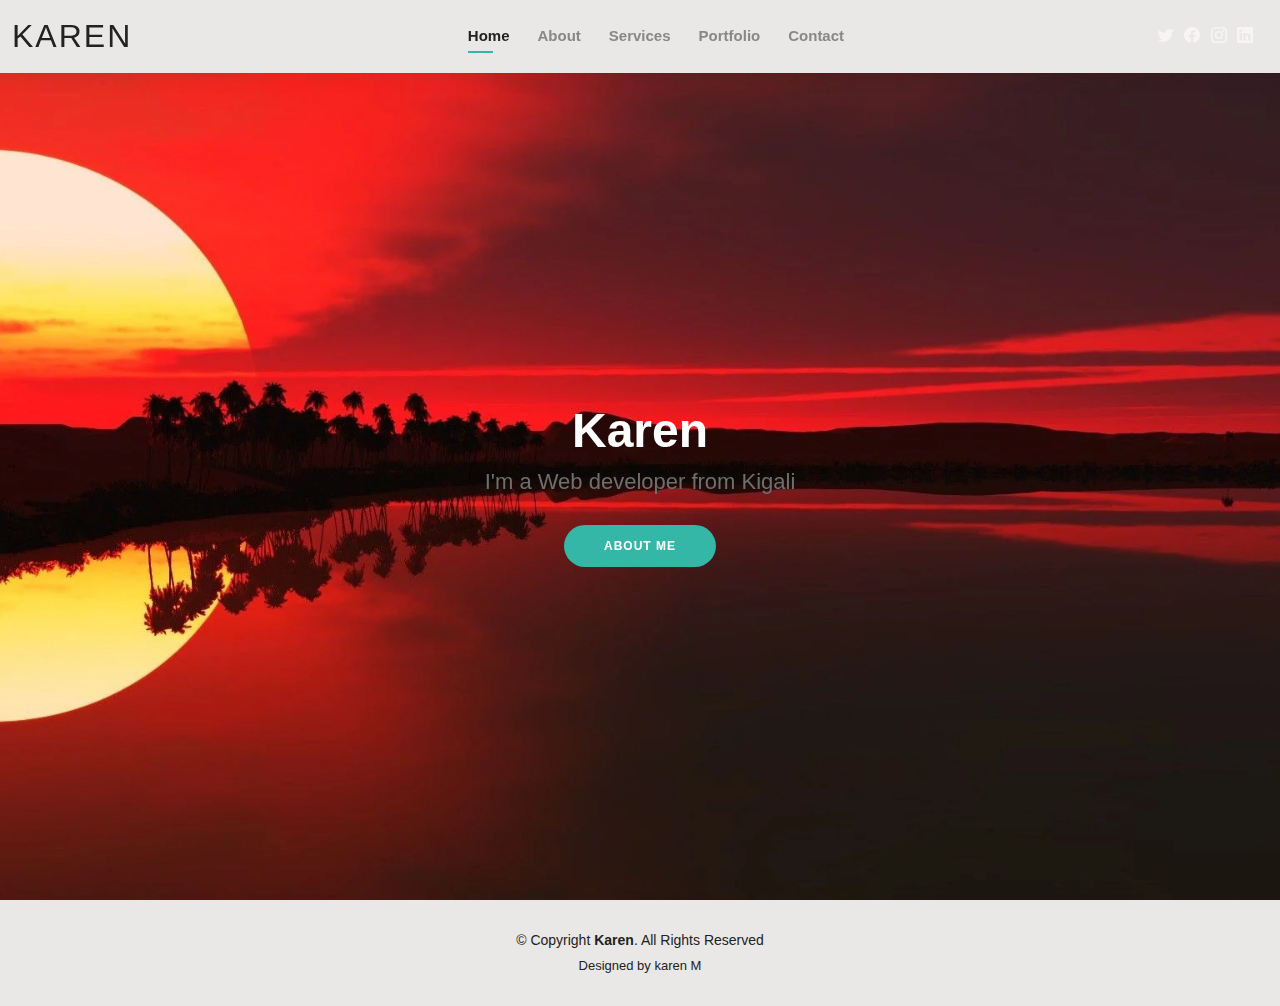
<file: karen/karen/index.html>
<!DOCTYPE html>
<html lang="en">

<head>
  <meta charset="utf-8">
  <meta content="width=device-width, initial-scale=1.0" name="viewport">

  <title>Karen Index</title>
  <meta content="" name="description">
  <meta content="" name="keywords">

  <!-- Favicons -->
  <link href="assets/img/favicon.png" rel="icon">
  <link href="assets/img/apple-touch-icon.png" rel="apple-touch-icon">

  <!-- Google Fonts -->
  
  

  <!-- Vendor CSS Files -->
  <link href="assets/vendor/aos/aos.css" rel="stylesheet">
  <link href="assets/vendor/bootstrap/css/bootstrap.min.css" rel="stylesheet">
  <link href="assets/vendor/bootstrap-icons/bootstrap-icons.css" rel="stylesheet">
  <link href="assets/vendor/boxicons/css/boxicons.min.css" rel="stylesheet">
  <link href="assets/vendor/glightbox/css/glightbox.min.css" rel="stylesheet">
  <link href="assets/vendor/swiper/swiper-bundle.min.css" rel="stylesheet">

  <!-- Template Main CSS File -->
  <link href="assets/css/style.css" rel="stylesheet">
</head>

<body>

  <!-- ======= Header ======= -->
  <header id="header" class="fixed-top">
    <div class="container-fluid d-flex justify-content-between align-items-center">

      <h1 class="logo me-au" style="color:white;"><a href="index.html">Karen</a></h1>
      <!-- Uncomment below if you prefer to use an image logo -->
      <!-- <a href="index.html" class="logo"><img src="assets/img/logo.png" alt="" class="img-fluid"></a>-->

      <nav id="navbar" class="navbar order-last order-lg-0">
        <ul>
          <li><a class="active" href="index.html">Home</a></li>
          <li><a href="about.html">About</a></li>
          <li><a href="services.html">Services</a></li>
          <li><a href="portfolio.html">Portfolio</a></li>
          <li><a href="contact.html">Contact</a></li>
        </ul>
        <i class="bi bi-list mobile-nav-toggle"></i>
      </nav><!-- .navbar -->

      <div class="header-social-links">
        <a href="#" class="twitter"><i class="bi bi-twitter"></i></a>
        <a href="#" class="facebook"><i class="bi bi-facebook"></i></a>
        <a href="#" class="instagram"><i class="bi bi-instagram"></i></a>
        <a href="#" class="linkedin"><i class="bi bi-linkedin"></i></i></a>
      </div>

    </div>

  </header><!-- End Header -->

  <!-- ======= Hero Section ======= -->
  <section id="hero" class="d-flex align-items-center">
    <div class="container d-flex flex-column align-items-center" data-aos="zoom-in" data-aos-delay="100">
      <h1>Karen </h1>
      <h2>I'm a Web developer from Kigali</h2>
      <a href="about.html" class="btn-about">About Me</a>
    </div>
  </section><!-- End Hero -->

  <!-- ======= Footer ======= -->
  <footer id="footer">
    <div class="container">
      <div class="copyright">
        &copy; Copyright <strong><span>Karen</span></strong>. All Rights Reserved
      </div>
      <div class="credits">
       
        Designed by karen M
      </div>
    </div>
  </footer><!-- End  Footer -->

  <div id="preloader"></div>
  <a href="#" class="back-to-top d-flex align-items-center justify-content-center"><i class="bi bi-arrow-up-short"></i></a>

  <!-- Vendor JS Files -->
  <script src="assets/vendor/purecounter/purecounter.js"></script>
  <script src="assets/vendor/aos/aos.js"></script>
  <script src="assets/vendor/bootstrap/js/bootstrap.bundle.min.js"></script>
  <script src="assets/vendor/glightbox/js/glightbox.min.js"></script>
  <script src="assets/vendor/isotope-layout/isotope.pkgd.min.js"></script>
  <script src="assets/vendor/swiper/swiper-bundle.min.js"></script>
  <script src="assets/vendor/waypoints/noframework.waypoints.js"></script>
  <script src="assets/vendor/php-email-form/validate.js"></script>

  <!-- Template Main JS File -->
  <script src="assets/js/main.js"></script>

</body>

</html>
</file>
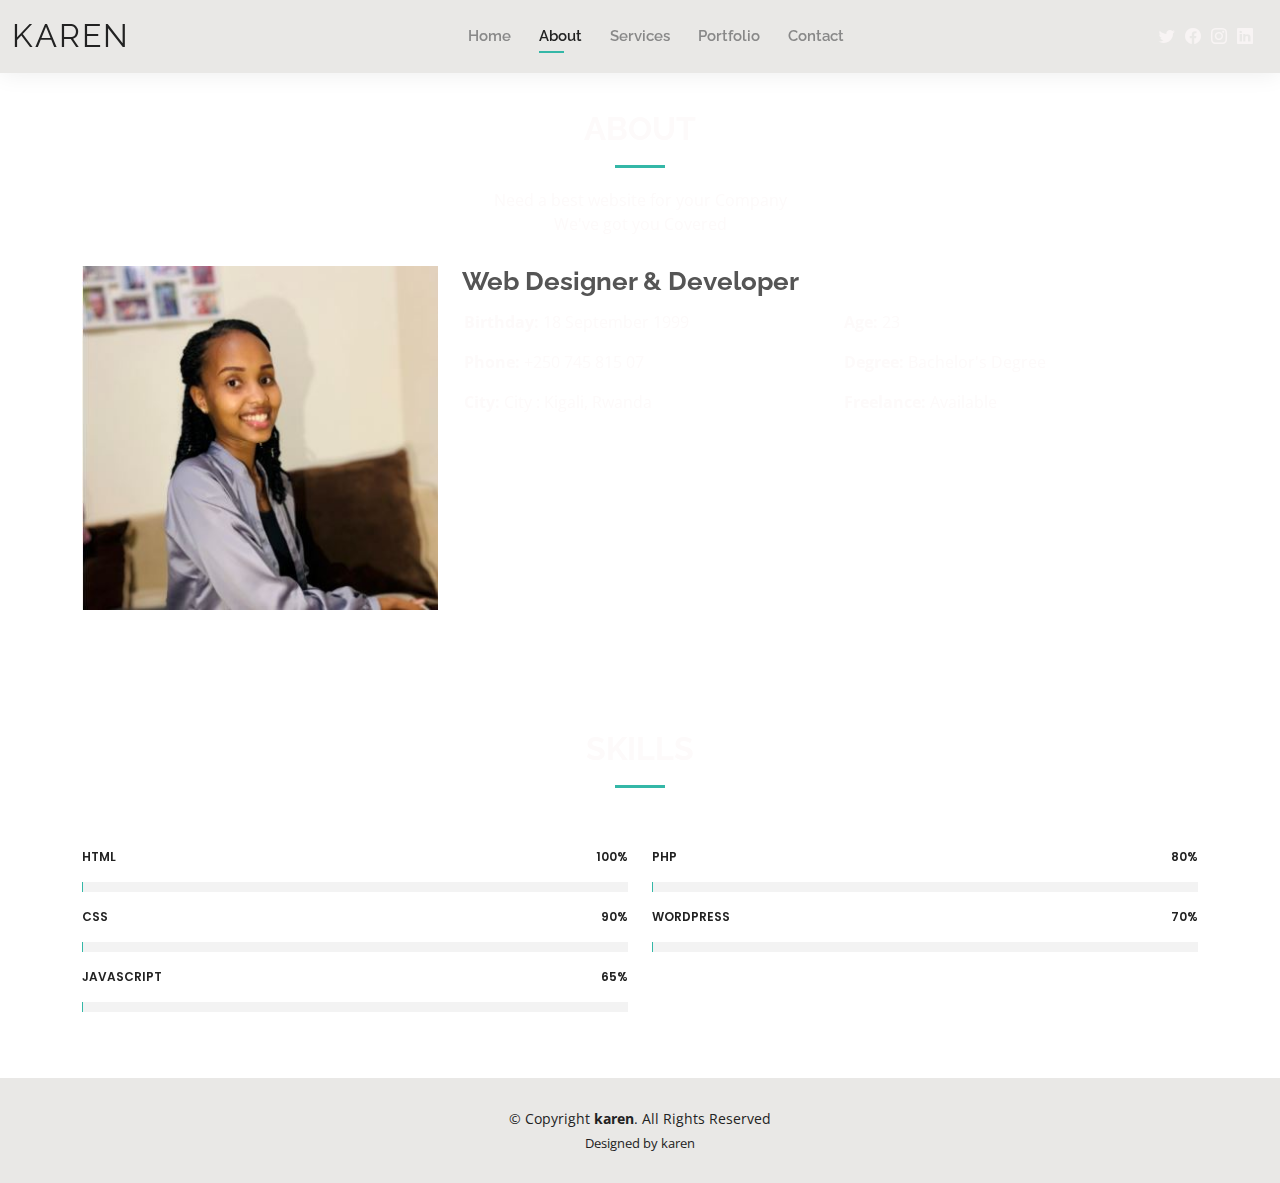
<file: karen/karen/about.html>
<!DOCTYPE html>
<html lang="en">

<head>
  <meta charset="utf-8">
  <meta content="width=device-width, initial-scale=1.0" name="viewport">

  <title>About - Karen</title>
  <meta content="" name="description">
  <meta content="" name="keywords">

  <!-- Favicons -->
  <link href="assets/img/favicon.png" rel="icon">
  <link href="assets/img/apple-touch-icon.png" rel="apple-touch-icon">

  <!-- Google Fonts -->
  <link href="https://fonts.googleapis.com/css?family=Open+Sans:300,300i,400,400i,600,600i,700,700i|Raleway:300,300i,400,400i,500,500i,600,600i,700,700i|Poppins:300,300i,400,400i,500,500i,600,600i,700,700i" rel="stylesheet">

  <!-- Vendor CSS Files -->
  <link href="assets/vendor/aos/aos.css" rel="stylesheet">
  <link href="assets/vendor/bootstrap/css/bootstrap.min.css" rel="stylesheet">
  <link href="assets/vendor/bootstrap-icons/bootstrap-icons.css" rel="stylesheet">
  <link href="assets/vendor/boxicons/css/boxicons.min.css" rel="stylesheet">
  <link href="assets/vendor/glightbox/css/glightbox.min.css" rel="stylesheet">
  <link href="assets/vendor/swiper/swiper-bundle.min.css" rel="stylesheet">

  <!-- Template Main CSS File -->
  <link href="assets/css/style.css" rel="stylesheet">

  <!-- =======================================================
  * Template Name: Kelly - v4.7.0
  * Template URL: https://bootstrapmade.com/kelly-free-bootstrap-cv-resume-html-template/
  * Author: BootstrapMade.com
  * License: https://bootstrapmade.com/license/
  ======================================================== -->
</head>

<body>

  <!-- ======= Header ======= -->
  <header id="header" class="fixed-top">
    <div class="container-fluid d-flex justify-content-between align-items-center">

      <h1 class="logo me-auto me-lg-0"><a href="index.html">karen</a></h1>
      <!-- Uncomment below if you prefer to use an image logo -->
      <!-- <a href="index.html" class="logo"><img src="assets/img/logo.png" alt="" class="img-fluid"></a>-->

      <nav id="navbar" class="navbar order-last order-lg-0">
        <ul>
          <li><a href="index.html">Home</a></li>
          <li><a class="active" href="about.html">About</a></li>
         
          <li><a href="services.html">Services</a></li>
          <li><a href="portfolio.html">Portfolio</a></li>
          <li><a href="contact.html">Contact</a></li>
        </ul>
        <i class="bi bi-list mobile-nav-toggle"></i>
      </nav><!-- .navbar -->

      <div class="header-social-links">
        <a href="#" class="twitter"><i class="bi bi-twitter"></i></a>
        <a href="#" class="facebook"><i class="bi bi-facebook"></i></a>
        <a href="#" class="instagram"><i class="bi bi-instagram"></i></a>
        <a href="#" class="linkedin"><i class="bi bi-linkedin"></i></i></a>
      </div>

    </div>

  </header><!-- End Header -->

  <main id="main">

    <!-- ======= About Section ======= -->
    <section id="about" class="about">
      <div class="container" data-aos="fade-up">

        <div class="section-title">
          <h2>About</h2>
      <p>Need a best website for your Company</p>
          <p>We've got you Covered</p>
        </div>

        <div class="row">
          <div class="col-lg-4">
            <img src="assets/img/about.jpg" class="img-fluid" alt="">
          </div>
          <div class="col-lg-8 pt-4 pt-lg-0 content">
            <h3>Web Designer &amp;  Developer</h3>
            
            <div class="row">
              <div class="col-lg-6">
                <ul>
                  <li><i class="bi bi-rounded-right"></i> <strong>Birthday:</strong> 18 September 1999</li>
                  
                  <li><i class="bi bi-rounded-right"></i> <strong>Phone:</strong> +250 745 815 07</li>
                  <li><i class="bi bi-rounded-right"></i> <strong>City:</strong> City : Kigali, Rwanda</li>
                </ul>
              </div>
              <div class="col-lg-6">
                <ul>
                  <li><i class="bi bi-rounded-right"></i> <strong>Age:</strong> 23</li>
                  <li><i class="bi bi-rounded-right"></i> <strong>Degree:</strong> Bachelor's Degree</li>
                  
                  <li><i class="bi bi-rounded-right"></i> <strong>Freelance:</strong> Available</li>
                </ul>
              </div>
            </div>
            
          </div>
        </div>

      </div>
    </section><!-- End About Section -->

    <!-- ======= Skills Section ======= -->
    <section id="skills" class="skills">
      <div class="container" data-aos="fade-up">

        <div class="section-title">
          <h2>Skills</h2>
  
        </div>

        <div class="row skills-content">

          <div class="col-lg-6">

            <div class="progress">
              <span class="skill">HTML <i class="val">100%</i></span>
              <div class="progress-bar-wrap">
                <div class="progress-bar" role="progressbar" aria-valuenow="100" aria-valuemin="0" aria-valuemax="100"></div>
              </div>
            </div>

            <div class="progress">
              <span class="skill">CSS <i class="val">90%</i></span>
              <div class="progress-bar-wrap">
                <div class="progress-bar" role="progressbar" aria-valuenow="90" aria-valuemin="0" aria-valuemax="100"></div>
              </div>
            </div>

            <div class="progress">
              <span class="skill">JavaScript <i class="val">65%</i></span>
              <div class="progress-bar-wrap">
                <div class="progress-bar" role="progressbar" aria-valuenow="75" aria-valuemin="0" aria-valuemax="100"></div>
              </div>
            </div>

          </div>

          <div class="col-lg-6">

            <div class="progress">
              <span class="skill">PHP <i class="val">80%</i></span>
              <div class="progress-bar-wrap">
                <div class="progress-bar" role="progressbar" aria-valuenow="80" aria-valuemin="0" aria-valuemax="100"></div>
              </div>
            </div>

            <div class="progress">
              <span class="skill">WordPress <i class="val">70%</i></span>
              <div class="progress-bar-wrap">
                <div class="progress-bar" role="progressbar" aria-valuenow="90" aria-valuemin="0" aria-valuemax="100"></div>
              </div>
            </div>

           

          </div>

        </div>

      </div>
    </section><!-- End Skills Section -->

    

  <!-- ======= Footer ======= -->
  <footer id="footer">
    <div class="container">
      <div class="copyright">
        &copy; Copyright <strong><span>karen</span></strong>. All Rights Reserved
      </div>
      <div class="credits">
        <!-- All the links in the footer should remain intact. -->
        <!-- You can delete the links only if you purchased the pro version. -->
        <!-- Licensing information: https://bootstrapmade.com/license/ -->
        <!-- Purchase the pro version with working PHP/AJAX contact form: https://bootstrapmade.com/kelly-free-bootstrap-cv-resume-html-template/ -->
        Designed by karen 
      </div>
    </div>
  </footer><!-- End  Footer -->

  <div id="preloader"></div>
  <a href="#" class="back-to-top d-flex align-items-center justify-content-center"><i class="bi bi-arrow-up-short"></i></a>

  <!-- Vendor JS Files -->
  <script src="assets/vendor/purecounter/purecounter.js"></script>
  <script src="assets/vendor/aos/aos.js"></script>
  <script src="assets/vendor/bootstrap/js/bootstrap.bundle.min.js"></script>
  <script src="assets/vendor/glightbox/js/glightbox.min.js"></script>
  <script src="assets/vendor/isotope-layout/isotope.pkgd.min.js"></script>
  <script src="assets/vendor/swiper/swiper-bundle.min.js"></script>
  <script src="assets/vendor/waypoints/noframework.waypoints.js"></script>
  <script src="assets/vendor/php-email-form/validate.js"></script>

  <!-- Template Main JS File -->
  <script src="assets/js/main.js"></script>

</body>

</html>
</file>
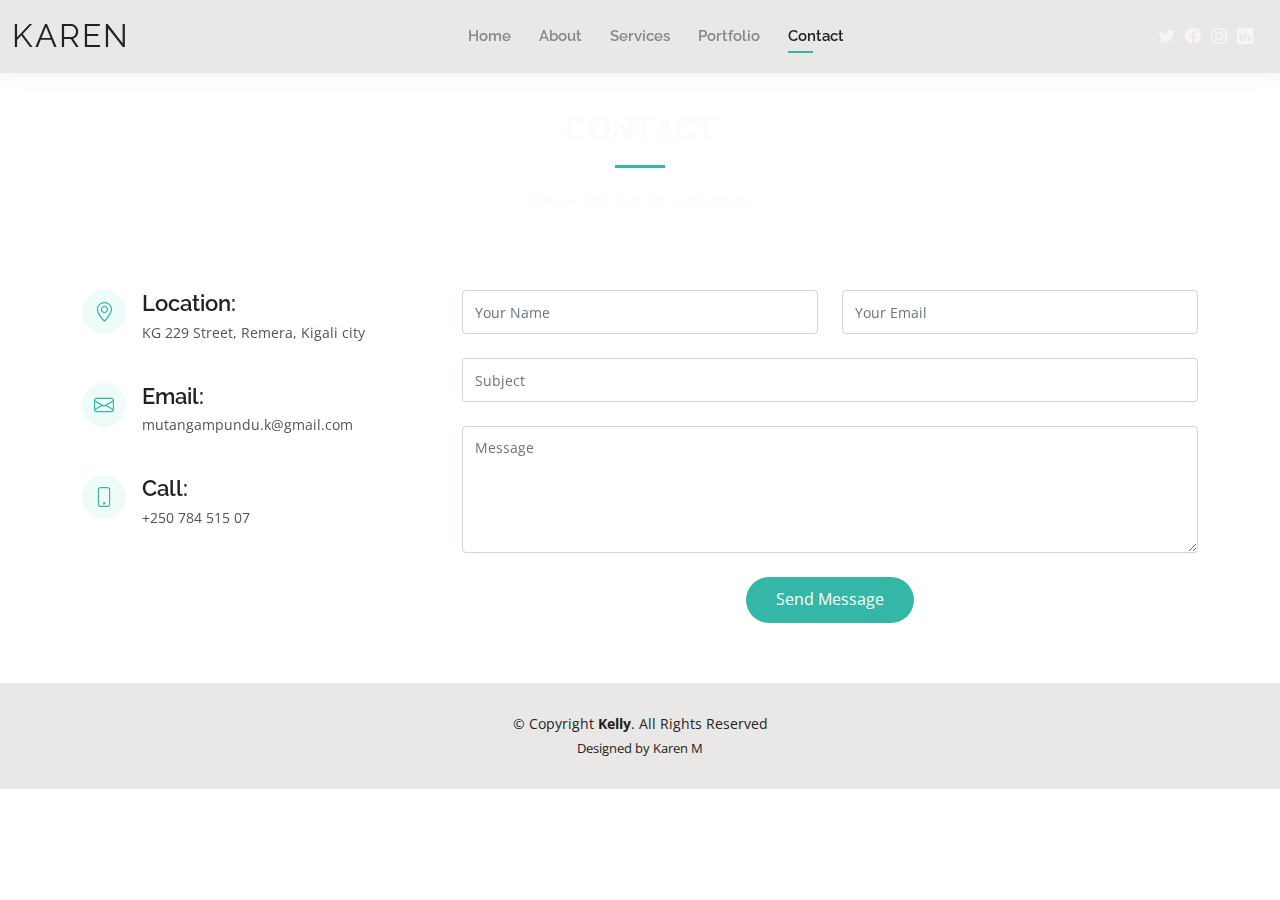
<file: karen/karen/contact.html>
<!DOCTYPE html>
<html lang="en">

<head>
  <meta charset="utf-8">
  <meta content="width=device-width, initial-scale=1.0" name="viewport">

  <title>Contact - Kelly Bootstrap Template</title>
  <meta content="" name="description">
  <meta content="" name="keywords">

  <!-- Favicons -->
  <link href="assets/img/favicon.png" rel="icon">
  <link href="assets/img/apple-touch-icon.png" rel="apple-touch-icon">

  <!-- Google Fonts -->
  <link href="https://fonts.googleapis.com/css?family=Open+Sans:300,300i,400,400i,600,600i,700,700i|Raleway:300,300i,400,400i,500,500i,600,600i,700,700i|Poppins:300,300i,400,400i,500,500i,600,600i,700,700i" rel="stylesheet">

  <!-- Vendor CSS Files -->
  <link href="assets/vendor/aos/aos.css" rel="stylesheet">
  <link href="assets/vendor/bootstrap/css/bootstrap.min.css" rel="stylesheet">
  <link href="assets/vendor/bootstrap-icons/bootstrap-icons.css" rel="stylesheet">
  <link href="assets/vendor/boxicons/css/boxicons.min.css" rel="stylesheet">
  <link href="assets/vendor/glightbox/css/glightbox.min.css" rel="stylesheet">
  <link href="assets/vendor/swiper/swiper-bundle.min.css" rel="stylesheet">

  <!-- Template Main CSS File -->
  <link href="assets/css/style.css" rel="stylesheet">

  <!-- =======================================================
  * Template Name: Kelly - v4.7.0
  * Template URL: https://bootstrapmade.com/kelly-free-bootstrap-cv-resume-html-template/
  * Author: BootstrapMade.com
  * License: https://bootstrapmade.com/license/
  ======================================================== -->
</head>

<body>

  <!-- ======= Header ======= -->
  <header id="header" class="fixed-top">
    <div class="container-fluid d-flex justify-content-between align-items-center">

      <h1 class="logo me-auto me-lg-0"><a href="index.html">karen</a></h1>
      <!-- Uncomment below if you prefer to use an image logo -->
      <!-- <a href="index.html" class="logo"><img src="assets/img/logo.png" alt="" class="img-fluid"></a>-->

      <nav id="navbar" class="navbar order-last order-lg-0">
        <ul>
          <li><a href="index.html">Home</a></li>
          <li><a href="about.html">About</a></li>
         
          <li><a href="services.html">Services</a></li>
          <li><a href="portfolio.html">Portfolio</a></li>
          <li><a class="active" href="contact.html">Contact</a></li>
        </ul>
        <i class="bi bi-list mobile-nav-toggle"></i>
      </nav><!-- .navbar -->

      <div class="header-social-links">
        <a href="#" class="twitter"><i class="bi bi-twitter"></i></a>
        <a href="#" class="facebook"><i class="bi bi-facebook"></i></a>
        <a href="#" class="instagram"><i class="bi bi-instagram"></i></a>
        <a href="#" class="linkedin"><i class="bi bi-linkedin"></i></i></a>
      </div>

    </div>

  </header><!-- End Header -->

  <main id="main">

    <!-- ======= Contact Section ======= -->
    <section id="contact" class="contact">
      <div class="container" data-aos="fade-up">

        <div class="section-title">
          <h2>Contact</h2>
          <p>Please feel free to contact us.</p>
        </div>
        <div class="row mt-5">

          <div class="col-lg-4">
            <div class="info">
              <div class="address">
                <i class="bi bi-geo-alt"></i>
                <h4>Location:</h4>
                <p>KG 229 Street, Remera, Kigali city </p>
              </div>

              <div class="email">
                <i class="bi bi-envelope"></i>
                <h4>Email:</h4>
                <p>mutangampundu.k@gmail.com</p>
              </div>

              <div class="phone">
                <i class="bi bi-phone"></i>
                <h4>Call:</h4>
                <p>+250 784 515 07</p>
              </div>

            </div>

          </div>

          <div class="col-lg-8 mt-5 mt-lg-0">

            <form action="forms/contact.php" method="post" role="form" class="php-email-form">
              <div class="row">
                <div class="col-md-6 form-group">
                  <input type="text" name="name" class="form-control" id="name" placeholder="Your Name" required>
                </div>
                <div class="col-md-6 form-group mt-3 mt-md-0">
                  <input type="email" class="form-control" name="email" id="email" placeholder="Your Email" required>
                </div>
              </div>
              <div class="form-group mt-3">
                <input type="text" class="form-control" name="subject" id="subject" placeholder="Subject" required>
              </div>
              <div class="form-group mt-3">
                <textarea class="form-control" name="message" rows="5" placeholder="Message" required></textarea>
              </div>
              <div class="my-3">
                <div class="loading">Loading</div>
                <div class="error-message"></div>
                <div class="sent-message">Your message has been sent. Thank you!</div>
              </div>
              <div class="text-center"><button type="submit">Send Message</button></div>
            </form>

          </div>

        </div>

      </div>
    </section><!-- End Contact Section -->

  </main><!-- End #main -->

  <!-- ======= Footer ======= -->
  <footer id="footer">
    <div class="container">
      <div class="copyright">
        &copy; Copyright <strong><span>Kelly</span></strong>. All Rights Reserved
      </div>
      <div class="credits">
        <!-- All the links in the footer should remain intact. -->
        <!-- You can delete the links only if you purchased the pro version. -->
        <!-- Licensing information: https://bootstrapmade.com/license/ -->
        <!-- Purchase the pro version with working PHP/AJAX contact form: https://bootstrapmade.com/kelly-free-bootstrap-cv-resume-html-template/ -->
        Designed by Karen M
      </div>
    </div>
  </footer><!-- End  Footer -->

  <div id="preloader"></div>
  <a href="#" class="back-to-top d-flex align-items-center justify-content-center"><i class="bi bi-arrow-up-short"></i></a>

  <!-- Vendor JS Files -->
  <script src="assets/vendor/purecounter/purecounter.js"></script>
  <script src="assets/vendor/aos/aos.js"></script>
  <script src="assets/vendor/bootstrap/js/bootstrap.bundle.min.js"></script>
  <script src="assets/vendor/glightbox/js/glightbox.min.js"></script>
  <script src="assets/vendor/isotope-layout/isotope.pkgd.min.js"></script>
  <script src="assets/vendor/swiper/swiper-bundle.min.js"></script>
  <script src="assets/vendor/waypoints/noframework.waypoints.js"></script>
  <script src="assets/vendor/php-email-form/validate.js"></script>

  <!-- Template Main JS File -->
  <script src="assets/js/main.js"></script>

</body>

</html>
</file>
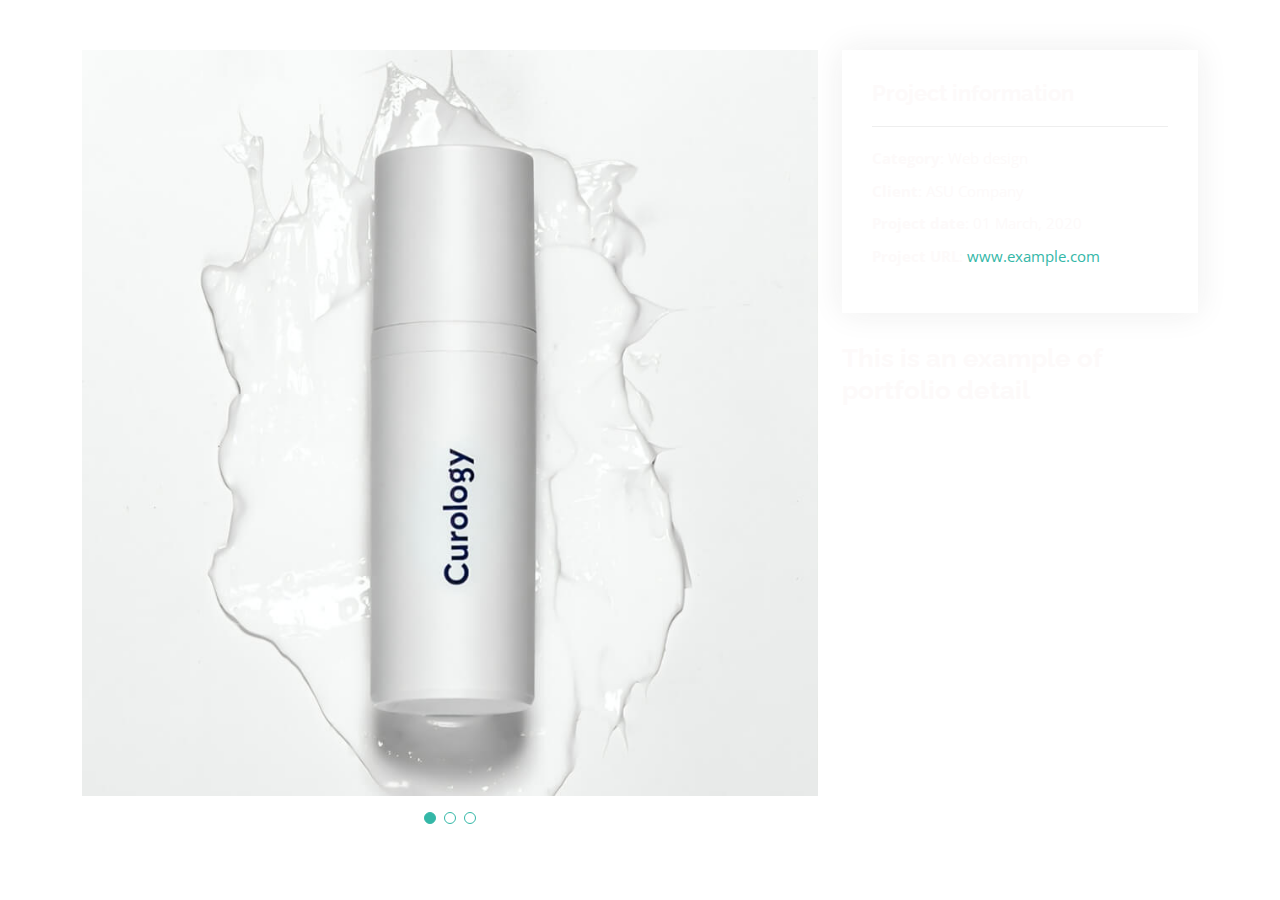
<file: karen/karen/portfolio-details.html>
<!DOCTYPE html>
<html lang="en">

<head>
  <meta charset="utf-8">
  <meta content="width=device-width, initial-scale=1.0" name="viewport">

  <title>Portfolio Details - Karen </title>
  <meta content="" name="description">
  <meta content="" name="keywords">

  <!-- Favicons -->
  <link href="assets/img/favicon.png" rel="icon">
  <link href="assets/img/apple-touch-icon.png" rel="apple-touch-icon">

  <!-- Google Fonts -->
  <link href="https://fonts.googleapis.com/css?family=Open+Sans:300,300i,400,400i,600,600i,700,700i|Raleway:300,300i,400,400i,500,500i,600,600i,700,700i|Poppins:300,300i,400,400i,500,500i,600,600i,700,700i" rel="stylesheet">

  <!-- Vendor CSS Files -->
  <link href="assets/vendor/aos/aos.css" rel="stylesheet">
  <link href="assets/vendor/bootstrap/css/bootstrap.min.css" rel="stylesheet">
  <link href="assets/vendor/bootstrap-icons/bootstrap-icons.css" rel="stylesheet">
  <link href="assets/vendor/boxicons/css/boxicons.min.css" rel="stylesheet">
  <link href="assets/vendor/glightbox/css/glightbox.min.css" rel="stylesheet">
  <link href="assets/vendor/swiper/swiper-bundle.min.css" rel="stylesheet">

  <!-- Template Main CSS File -->
  <link href="assets/css/style.css" rel="stylesheet">

  
</head>

<body>

  <main id="main">

    <!-- ======= Portfolio Details Section ======= -->
    <section id="portfolio-details" class="portfolio-details">
      <div class="container">

        <div class="row gy-4">

          <div class="col-lg-8">
            <div class="portfolio-details-slider swiper">
              <div class="swiper-wrapper align-items-center">

                <div class="swiper-slide">
                  <img src="assets/img/portfolio/portfolio-1.jpg" alt="">
                </div>

                <div class="swiper-slide">
                  <img src="assets/img/portfolio/portfolio-2.jpg" alt="">
                </div>

                <div class="swiper-slide">
                  <img src="assets/img/portfolio/portfolio-3.jpg" alt="">
                </div>

              </div>
              <div class="swiper-pagination"></div>
            </div>
          </div>

          <div class="col-lg-4">
            <div class="portfolio-info">
              <h3>Project information</h3>
              <ul>
                <li><strong>Category</strong>: Web design</li>
                <li><strong>Client</strong>: ASU Company</li>
                <li><strong>Project date</strong>: 01 March, 2020</li>
                <li><strong>Project URL</strong>: <a href="#">www.example.com</a></li>
              </ul>
            </div>
            <div class="portfolio-description">
              <h2>This is an example of portfolio detail</h2>
              
            </div>
          </div>

        </div>

      </div>
    </section><!-- End Portfolio Details Section -->

  </main><!-- End #main -->

  <div id="preloader"></div>
  <a href="#" class="back-to-top d-flex align-items-center justify-content-center"><i class="bi bi-arrow-up-short"></i></a>

  <!-- Vendor JS Files -->
  <script src="assets/vendor/purecounter/purecounter.js"></script>
  <script src="assets/vendor/aos/aos.js"></script>
  <script src="assets/vendor/bootstrap/js/bootstrap.bundle.min.js"></script>
  <script src="assets/vendor/glightbox/js/glightbox.min.js"></script>
  <script src="assets/vendor/isotope-layout/isotope.pkgd.min.js"></script>
  <script src="assets/vendor/swiper/swiper-bundle.min.js"></script>
  <script src="assets/vendor/waypoints/noframework.waypoints.js"></script>
  <script src="assets/vendor/php-email-form/validate.js"></script>

  <!-- Template Main JS File -->
  <script src="assets/js/main.js"></script>

</body>

</html>
</file>
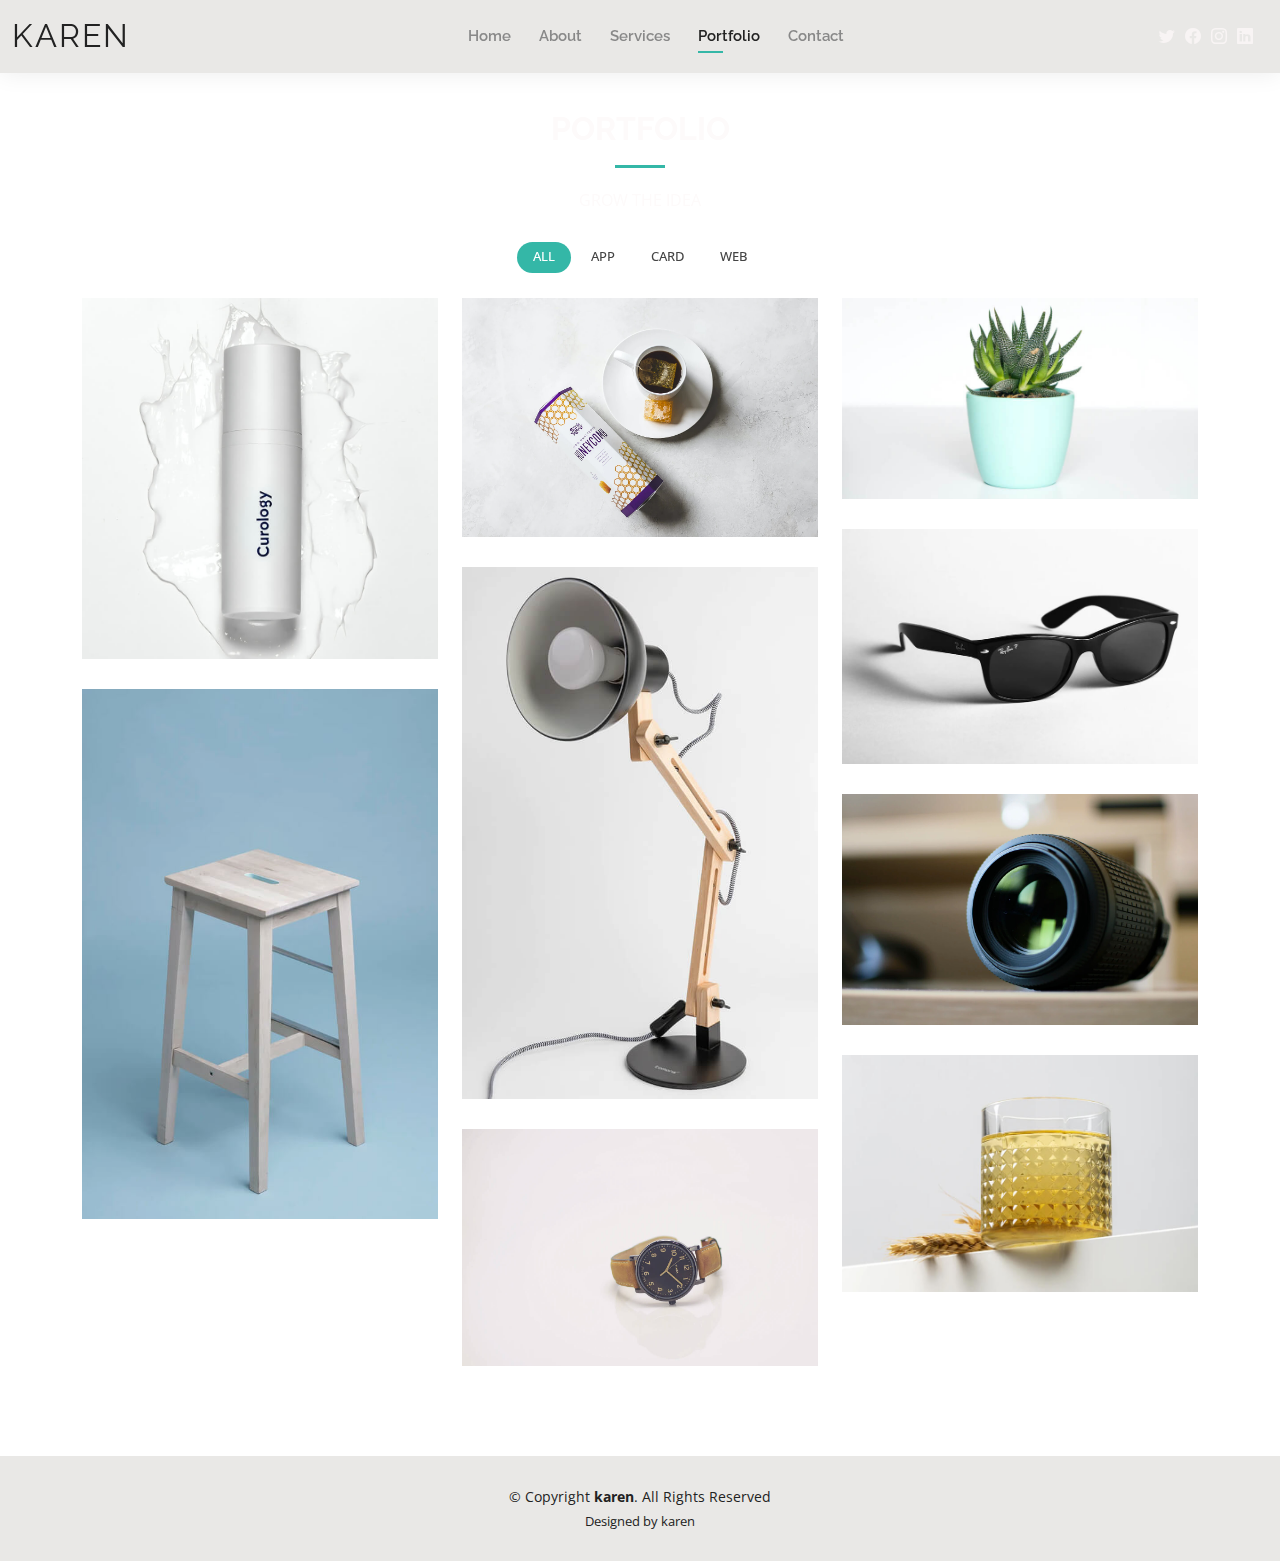
<file: karen/karen/portfolio.html>
<!DOCTYPE html>
<html lang="en">

<head>
  <meta charset="utf-8">
  <meta content="width=device-width, initial-scale=1.0" name="viewport">

  <title>Portfolio - Karen Bootstrap Template</title>
  <meta content="" name="description">
  <meta content="" name="keywords">

  <!-- Favicons -->
  <link href="assets/img/favicon.png" rel="icon">
  <link href="assets/img/apple-touch-icon.png" rel="apple-touch-icon">

  <!-- Google Fonts -->
  <link href="https://fonts.googleapis.com/css?family=Open+Sans:300,300i,400,400i,600,600i,700,700i|Raleway:300,300i,400,400i,500,500i,600,600i,700,700i|Poppins:300,300i,400,400i,500,500i,600,600i,700,700i" rel="stylesheet">

  <!-- Vendor CSS Files -->
  <link href="assets/vendor/aos/aos.css" rel="stylesheet">
  <link href="assets/vendor/bootstrap/css/bootstrap.min.css" rel="stylesheet">
  <link href="assets/vendor/bootstrap-icons/bootstrap-icons.css" rel="stylesheet">
  <link href="assets/vendor/boxicons/css/boxicons.min.css" rel="stylesheet">
  <link href="assets/vendor/glightbox/css/glightbox.min.css" rel="stylesheet">
  <link href="assets/vendor/swiper/swiper-bundle.min.css" rel="stylesheet">

  <!-- Template Main CSS File -->
  <link href="assets/css/style.css" rel="stylesheet">

 
</head>

<body>

  <!-- ======= Header ======= -->
  <header id="header" class="fixed-top">
    <div class="container-fluid d-flex justify-content-between align-items-center">

      <h1 class="logo me-auto me-lg-0"><a href="index.html">karen</a></h1>
      <!-- Uncomment below if you prefer to use an image logo -->
      <!-- <a href="index.html" class="logo"><img src="assets/img/logo.png" alt="" class="img-fluid"></a>-->

      <nav id="navbar" class="navbar order-last order-lg-0">
        <ul>
          <li><a href="index.html">Home</a></li>
          <li><a href="about.html">About</a></li>
       
          <li><a href="services.html">Services</a></li>
          <li><a class="active" href="portfolio.html">Portfolio</a></li>
          <li><a href="contact.html">Contact</a></li>
        </ul>
        <i class="bi bi-list mobile-nav-toggle"></i>
      </nav><!-- .navbar -->

      <div class="header-social-links">
        <a href="#" class="twitter"><i class="bi bi-twitter"></i></a>
        <a href="#" class="facebook"><i class="bi bi-facebook"></i></a>
        <a href="#" class="instagram"><i class="bi bi-instagram"></i></a>
        <a href="#" class="linkedin"><i class="bi bi-linkedin"></i></i></a>
      </div>

    </div>

  </header><!-- End Header -->

  <main id="main">

    <!-- ======= Portfolio Section ======= -->
    <section id="portfolio" class="portfolio">
      <div class="container" data-aos="fade-up">

        <div class="section-title">
          <h2>Portfolio</h2>
          <p>GROW THE IDEA</p>
        </div>

        <div class="row" data-aos="fade-up" data-aos-delay="100">
          <div class="col-lg-12 d-flex justify-content-center">
            <ul id="portfolio-flters">
              <li data-filter="*" class="filter-active">All</li>
              <li data-filter=".filter-app">App</li>
              <li data-filter=".filter-card">Card</li>
              <li data-filter=".filter-web">Web</li>
            </ul>
          </div>
        </div>

        <div class="row portfolio-container" data-aos="fade-up" data-aos-delay="200">

          <div class="col-lg-4 col-md-6 portfolio-item filter-app">
            <div class="portfolio-wrap">
              <img src="assets/img/portfolio/portfolio-1.jpg" class="img-fluid" alt="">
              <div class="portfolio-info">
                <h4>App 1</h4>
                <p>App</p>
                <div class="portfolio-links">
                  <a href="assets/img/portfolio/portfolio-1.jpg" data-gallery="portfolioGallery" class="portfolio-lightbox" title="App 1"><i class="bx bx-plus"></i></a>
                  <a href="portfolio-details.html" class="portfolio-details-lightbox" data-glightbox="type: external" title="Portfolio Details"><i class="bx bx-link"></i></a>
                </div>
              </div>
            </div>
          </div>

          <div class="col-lg-4 col-md-6 portfolio-item filter-web">
            <div class="portfolio-wrap">
              <img src="assets/img/portfolio/portfolio-2.jpg" class="img-fluid" alt="">
              <div class="portfolio-info">
                <h4>Web 3</h4>
                <p>Web</p>
                <div class="portfolio-links">
                  <a href="assets/img/portfolio/portfolio-2.jpg" data-gallery="portfolioGallery" class="portfolio-lightbox" title="Web 3"><i class="bx bx-plus"></i></a>
                  <a href="portfolio-details.html" class="portfolio-details-lightbox" data-glightbox="type: external" title="Portfolio Details"><i class="bx bx-link"></i></a>
                </div>
              </div>
            </div>
          </div>

          <div class="col-lg-4 col-md-6 portfolio-item filter-app">
            <div class="portfolio-wrap">
              <img src="assets/img/portfolio/portfolio-3.jpg" class="img-fluid" alt="">
              <div class="portfolio-info">
                <h4>App 2</h4>
                <p>App</p>
                <div class="portfolio-links">
                  <a href="assets/img/portfolio/portfolio-3.jpg" data-gallery="portfolioGallery" class="portfolio-lightbox" title="App 2"><i class="bx bx-plus"></i></a>
                  <a href="portfolio-details.html" class="portfolio-details-lightbox" data-glightbox="type: external" title="Portfolio Details"><i class="bx bx-link"></i></a>
                </div>
              </div>
            </div>
          </div>

          <div class="col-lg-4 col-md-6 portfolio-item filter-card">
            <div class="portfolio-wrap">
              <img src="assets/img/portfolio/portfolio-4.jpg" class="img-fluid" alt="">
              <div class="portfolio-info">
                <h4>Card 2</h4>
                <p>Card</p>
                <div class="portfolio-links">
                  <a href="assets/img/portfolio/portfolio-4.jpg" data-gallery="portfolioGallery" class="portfolio-lightbox" title="Card 2"><i class="bx bx-plus"></i></a>
                  <a href="portfolio-details.html" class="portfolio-details-lightbox" data-glightbox="type: external" title="Portfolio Details"><i class="bx bx-link"></i></a>
                </div>
              </div>
            </div>
          </div>

          <div class="col-lg-4 col-md-6 portfolio-item filter-web">
            <div class="portfolio-wrap">
              <img src="assets/img/portfolio/portfolio-5.jpg" class="img-fluid" alt="">
              <div class="portfolio-info">
                <h4>Web 2</h4>
                <p>Web</p>
                <div class="portfolio-links">
                  <a href="assets/img/portfolio/portfolio-5.jpg" data-gallery="portfolioGallery" class="portfolio-lightbox" title="Web 2"><i class="bx bx-plus"></i></a>
                  <a href="portfolio-details.html" class="portfolio-details-lightbox" data-glightbox="type: external" title="Portfolio Details"><i class="bx bx-link"></i></a>
                </div>
              </div>
            </div>
          </div>

          <div class="col-lg-4 col-md-6 portfolio-item filter-app">
            <div class="portfolio-wrap">
              <img src="assets/img/portfolio/portfolio-6.jpg" class="img-fluid" alt="">
              <div class="portfolio-info">
                <h4>App 3</h4>
                <p>App</p>
                <div class="portfolio-links">
                  <a href="assets/img/portfolio/portfolio-6.jpg" data-gallery="portfolioGallery" class="portfolio-lightbox" title="App 3"><i class="bx bx-plus"></i></a>
                  <a href="portfolio-details.html" class="portfolio-details-lightbox" data-glightbox="type: external" title="Portfolio Details"><i class="bx bx-link"></i></a>
                </div>
              </div>
            </div>
          </div>

          <div class="col-lg-4 col-md-6 portfolio-item filter-card">
            <div class="portfolio-wrap">
              <img src="assets/img/portfolio/portfolio-7.jpg" class="img-fluid" alt="">
              <div class="portfolio-info">
                <h4>Card 1</h4>
                <p>Card</p>
                <div class="portfolio-links">
                  <a href="assets/img/portfolio/portfolio-7.jpg" data-gallery="portfolioGallery" class="portfolio-lightbox" title="Card 1"><i class="bx bx-plus"></i></a>
                  <a href="portfolio-details.html" class="portfolio-details-lightbox" data-glightbox="type: external" title="Portfolio Details"><i class="bx bx-link"></i></a>
                </div>
              </div>
            </div>
          </div>

          <div class="col-lg-4 col-md-6 portfolio-item filter-card">
            <div class="portfolio-wrap">
              <img src="assets/img/portfolio/portfolio-8.jpg" class="img-fluid" alt="">
              <div class="portfolio-info">
                <h4>Card 3</h4>
                <p>Card</p>
                <div class="portfolio-links">
                  <a href="assets/img/portfolio/portfolio-8.jpg" data-gallery="portfolioGallery" class="portfolio-lightbox" title="Card 3"><i class="bx bx-plus"></i></a>
                  <a href="portfolio-details.html" class="portfolio-details-lightbox" data-glightbox="type: external" title="Portfolio Details"><i class="bx bx-link"></i></a>
                </div>
              </div>
            </div>
          </div>

          <div class="col-lg-4 col-md-6 portfolio-item filter-web">
            <div class="portfolio-wrap">
              <img src="assets/img/portfolio/portfolio-9.jpg" class="img-fluid" alt="">
              <div class="portfolio-info">
                <h4>Web 3</h4>
                <p>Web</p>
                <div class="portfolio-links">
                  <a href="assets/img/portfolio/portfolio-9.jpg" data-gallery="portfolioGallery" class="portfolio-lightbox" title="Web 3"><i class="bx bx-plus"></i></a>
                  <a href="portfolio-details.html" class="portfolio-details-lightbox" data-glightbox="type: external" title="Portfolio Details"><i class="bx bx-link"></i></a>
                </div>
              </div>
            </div>
          </div>

        </div>

      </div>
    </section><!-- End Portfolio Section -->

  </main><!-- End #main -->

  <!-- ======= Footer ======= -->
  <footer id="footer">
    <div class="container">
      <div class="copyright">
        &copy; Copyright <strong><span>karen</span></strong>. All Rights Reserved
      </div>
      <div class="credits">
        <!-- All the links in the footer should remain intact. -->
        <!-- You can delete the links only if you purchased the pro version. -->
        <!-- Licensing information: https://bootstrapmade.com/license/ -->
        <!-- Purchase the pro version with working PHP/AJAX contact form: https://bootstrapmade.com/kelly-free-bootstrap-cv-resume-html-template/ -->
        Designed by karen
      </div>
    </div>
  </footer><!-- End  Footer -->

  <div id="preloader"></div>
  <a href="#" class="back-to-top d-flex align-items-center justify-content-center"><i class="bi bi-arrow-up-short"></i></a>

  <!-- Vendor JS Files -->
  <script src="assets/vendor/purecounter/purecounter.js"></script>
  <script src="assets/vendor/aos/aos.js"></script>
  <script src="assets/vendor/bootstrap/js/bootstrap.bundle.min.js"></script>
  <script src="assets/vendor/glightbox/js/glightbox.min.js"></script>
  <script src="assets/vendor/isotope-layout/isotope.pkgd.min.js"></script>
  <script src="assets/vendor/swiper/swiper-bundle.min.js"></script>
  <script src="assets/vendor/waypoints/noframework.waypoints.js"></script>
  <script src="assets/vendor/php-email-form/validate.js"></script>

  <!-- Template Main JS File -->
  <script src="assets/js/main.js"></script>

</body>

</html>
</file>
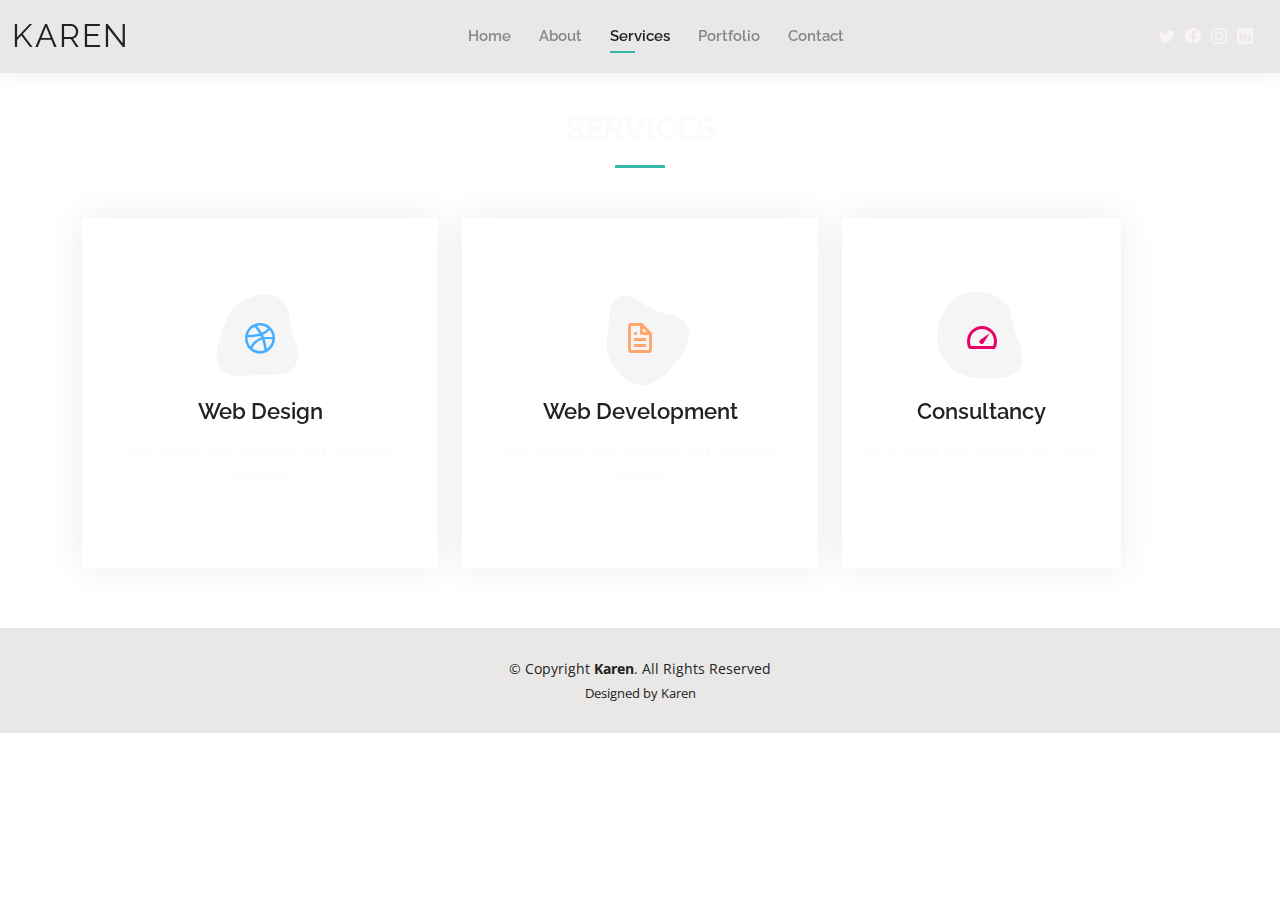
<file: karen/karen/services.html>
<!DOCTYPE html>
<html lang="en">

<head>
  <meta charset="utf-8">
  <meta content="width=device-width, initial-scale=1.0" name="viewport">

  <title>Services </title>
  <meta content="" name="description">
  <meta content="" name="keywords">

  <!-- Favicons -->
  <link href="assets/img/favicon.png" rel="icon">
  <link href="assets/img/apple-touch-icon.png" rel="apple-touch-icon">

  <!-- Google Fonts -->
  <link href="https://fonts.googleapis.com/css?family=Open+Sans:300,300i,400,400i,600,600i,700,700i|Raleway:300,300i,400,400i,500,500i,600,600i,700,700i|Poppins:300,300i,400,400i,500,500i,600,600i,700,700i" rel="stylesheet">

  <!-- Vendor CSS Files -->
  <link href="assets/vendor/aos/aos.css" rel="stylesheet">
  <link href="assets/vendor/bootstrap/css/bootstrap.min.css" rel="stylesheet">
  <link href="assets/vendor/bootstrap-icons/bootstrap-icons.css" rel="stylesheet">
  <link href="assets/vendor/boxicons/css/boxicons.min.css" rel="stylesheet">
  <link href="assets/vendor/glightbox/css/glightbox.min.css" rel="stylesheet">
  <link href="assets/vendor/swiper/swiper-bundle.min.css" rel="stylesheet">

  <!-- Template Main CSS File -->
  <link href="assets/css/style.css" rel="stylesheet">

</head>

<body>

  <!-- ======= Header ======= -->
  <header id="header" class="fixed-top">
    <div class="container-fluid d-flex justify-content-between align-items-center">

      <h1 class="logo me-auto me-lg-0"><a href="index.html">Karen</a></h1>
      

      <nav id="navbar" class="navbar order-last order-lg-0">
        <ul>
          <li><a href="index.html">Home</a></li>
          <li><a href="about.html">About</a></li>
         
          <li><a class="active" href="services.html">Services</a></li>
          <li><a href="portfolio.html">Portfolio</a></li>
          <li><a href="contact.html">Contact</a></li>
        </ul>
        <i class="bi bi-list mobile-nav-toggle"></i>
      </nav><!-- .navbar -->

      <div class="header-social-links">
        <a href="#" class="twitter"><i class="bi bi-twitter"></i></a>
        <a href="#" class="facebook"><i class="bi bi-facebook"></i></a>
        <a href="#" class="instagram"><i class="bi bi-instagram"></i></a>
        <a href="#" class="linkedin"><i class="bi bi-linkedin"></i></i></a>
      </div>

    </div>

  </header><!-- End Header -->

  <main id="main">

    <!-- ======= Services Section ======= -->
    <section id="services" class="services">
      <div class="container" data-aos="fade-up">

        <div class="section-title">
          <h2>Services</h2>
                  </div>

        <div class="row">
          <div class="col-lg-4 col-md-6 d-flex align-items-stretch" data-aos="zoom-in" data-aos-delay="100">
            <div class="icon-box iconbox-blue">
              <div class="icon">
                <svg width="100" height="100" viewBox="0 0 600 600" xmlns="http://www.w3.org/2000/svg">
                  <path stroke="none" stroke-width="0" fill="#f5f5f5" d="M300,521.0016835830174C376.1290562159157,517.8887921683347,466.0731472004068,529.7835943286574,510.70327084640275,468.03025145048787C554.3714126377745,407.6079735673963,508.03601936045806,328.9844924480964,491.2728898941984,256.3432110539036C474.5976632858925,184.082847569629,479.9380746630129,96.60480741107993,416.23090153303,58.64404602377083C348.86323505073057,18.502131276798302,261.93793281208167,40.57373210992963,193.5410806939664,78.93577620505333C130.42746243093433,114.334589627462,98.30271207620316,179.96522072025542,76.75703585869454,249.04625023123273C51.97151888228291,328.5150500222984,13.704378332031375,421.85034740162234,66.52175969318436,486.19268352777647C119.04800174914682,550.1803526380478,217.28368757567262,524.383925680826,300,521.0016835830174"></path>
                </svg>
                <i class="bx bxl-dribbble"></i>
              </div>
              <h4><a href="">Web Design</a></h4>
              <p>We design  your personal and company website</p>
            </div>
          </div>

          <div class="col-lg-4 col-md-6 d-flex align-items-stretch mt-4 mt-md-0" data-aos="zoom-in" data-aos-delay="200">
            <div class="icon-box iconbox-orange ">
              <div class="icon">
                <svg width="100" height="100" viewBox="0 0 600 600" xmlns="http://www.w3.org/2000/svg">
                  <path stroke="none" stroke-width="0" fill="#f5f5f5" d="M300,582.0697525312426C382.5290701553225,586.8405444964366,449.9789794690241,525.3245884688669,502.5850820975895,461.55621195738473C556.606425686781,396.0723002908107,615.8543463187945,314.28637112970534,586.6730223649479,234.56875336149918C558.9533121215079,158.8439757836574,454.9685369536778,164.00468322053177,381.49747125262974,130.76875717737553C312.15926192815925,99.40240125094834,248.97055460311594,18.661163978235184,179.8680185752513,50.54337015887873C110.5421016452524,82.52863877960104,119.82277516462835,180.83849132639028,109.12597500060166,256.43424936330496C100.08760227029461,320.3096726198365,92.17705696193138,384.0621239912766,124.79988738764834,439.7174275375508C164.83382741302287,508.01625554203684,220.96474134820875,577.5009287672846,300,582.0697525312426"></path>
                </svg>
                <i class="bx bx-file"></i>
              </div>
              <h4><a href="">Web Development</a></h4>
              <p>We develop your personal and company website</p>
            </div>
          </div>

          <div class="col-lg-4 col-md-6 d-flex align-items-stretch mt-4 mt-lg-0" data-aos="zoom-in" data-aos-delay="300">
            <div class="icon-box iconbox-pink">
              <div class="icon">
                <svg width="100" height="100" viewBox="0 0 600 600" xmlns="http://www.w3.org/2000/svg">
                  <path stroke="none" stroke-width="0" fill="#f5f5f5" d="M300,541.5067337569781C382.14930387511276,545.0595476570109,479.8736841581634,548.3450877840088,526.4010558755058,480.5488172755941C571.5218469581645,414.80211281144784,517.5187510058486,332.0715597781072,496.52539010469104,255.14436215662573C477.37192572678356,184.95920475031193,473.57363656557914,105.61284051026155,413.0603344069578,65.22779650032875C343.27470386102294,18.654635553484475,251.2091493199835,5.337323636656869,175.0934190732945,40.62881213300186C97.87086631185822,76.43348514350839,51.98124368387456,156.15599469081315,36.44837278890362,239.84606092416172C21.716077023791087,319.22268207091537,43.775223500013084,401.1760424656574,96.891909868211,461.97329694683043C147.22146801428983,519.5804099606455,223.5754009179313,538.201503339737,300,541.5067337569781"></path>
                </svg>
                <i class="bx bx-tachometer"></i>
              </div>
              <h4><a href="">Consultancy</a></h4>
              <p>We support and develop your ideas </p>
            </div>
          </div>

      </div>
    </section><!-- End Services Section -->

  </main><!-- End #main -->

  <!-- ======= Footer ======= -->
  <footer id="footer">
    <div class="container">
      <div class="copyright">
        &copy; Copyright <strong><span>Karen</span></strong>. All Rights Reserved
      </div>
      <div class="credits">
        <!-- All the links in the footer should remain intact. -->
        <!-- You can delete the links only if you purchased the pro version. -->
        <!-- Licensing information: https://bootstrapmade.com/license/ -->
        <!-- Purchase the pro version with working PHP/AJAX contact form: https://bootstrapmade.com/kelly-free-bootstrap-cv-resume-html-template/ -->
        Designed by Karen
      </div>
    </div>
  </footer><!-- End  Footer -->

  <div id="preloader"></div>
  <a href="#" class="back-to-top d-flex align-items-center justify-content-center"><i class="bi bi-arrow-up-short"></i></a>

  <!-- Vendor JS Files -->
  <script src="assets/vendor/purecounter/purecounter.js"></script>
  <script src="assets/vendor/aos/aos.js"></script>
  <script src="assets/vendor/bootstrap/js/bootstrap.bundle.min.js"></script>
  <script src="assets/vendor/glightbox/js/glightbox.min.js"></script>
  <script src="assets/vendor/isotope-layout/isotope.pkgd.min.js"></script>
  <script src="assets/vendor/swiper/swiper-bundle.min.js"></script>
  <script src="assets/vendor/waypoints/noframework.waypoints.js"></script>
  <script src="assets/vendor/php-email-form/validate.js"></script>

  <!-- Template Main JS File -->
  <script src="assets/js/main.js"></script>

</body>

</html>
</file>
<file: karen/karen/assets/css/style.css>
/*--------------------------------------------------------------
# General
--------------------------------------------------------------*/
body {
  font-family: "Open Sans", sans-serif;
  color: #fdfafa;
}

a {
  color: #34b7a7;
  text-decoration: none;
}

a:hover {
  color: #51cdbe;
  text-decoration: none;
}

h1, h2, h3, h4, h5, h6 {
  font-family: "Raleway", sans-serif;
}

#main {
  margin-top: 50px;
}
@media (max-width: 992px) {
  #main {
    margin-top: 30px;
  }
}

/*--------------------------------------------------------------
# Preloader
--------------------------------------------------------------*/
#preloader {
  position: fixed;
  top: 0;
  left: 0;
  right: 0;
  bottom: 0;
  z-index: 9999;
  overflow: hidden;
  background: #fff;
}

#preloader:before {
  content: "";
  position: fixed;
  top: calc(50% - 30px);
  left: calc(50% - 30px);
  border: 6px solid #34b7a7;
  border-top-color: #dcf5f2;
  border-radius: 50%;
  width: 60px;
  height: 60px;
  -webkit-animation: animate-preloader 1s linear infinite;
  animation: animate-preloader 1s linear infinite;
}

@-webkit-keyframes animate-preloader {
  0% {
    transform: rotate(0deg);
  }
  100% {
    transform: rotate(360deg);
  }
}

@keyframes animate-preloader {
  0% {
    transform: rotate(0deg);
  }
  100% {
    transform: rotate(360deg);
  }
}
/*--------------------------------------------------------------
# Back to top button
--------------------------------------------------------------*/
.back-to-top {
  position: fixed;
  visibility: hidden;
  opacity: 0;
  right: 15px;
  bottom: 15px;
  z-index: 996;
  background: #34b7a7;
  width: 40px;
  height: 40px;
  border-radius: 50px;
  transition: all 0.4s;
}
.back-to-top i {
  font-size: 24px;
  color: #fff;
  line-height: 0;
}
.back-to-top:hover {
  background: #49cbbb;
  color: #fff;
}
.back-to-top.active {
  visibility: visible;
  opacity: 1;
}

/*--------------------------------------------------------------
# Header
--------------------------------------------------------------*/
#header {
  background: #e9e8e6;
  box-shadow: 0px 0px 25px 0 rgba(0, 0, 0, 0.08);
  z-index: 997;
  padding: 15px 0;
}
#header .logo {
  font-size: 32px;
  margin: 0;
  padding: 0;
  line-height: 1;
  font-weight: 400;
  letter-spacing: 2px;
  text-transform: uppercase;
}
#header .logo a {
  color: #222222;
}
#header .logo img {
  max-height: 40px;
}
@media (max-width: 992px) {
  #header .logo {
    font-size: 28px;
  }
}

/*--------------------------------------------------------------
# Header Social Links
--------------------------------------------------------------*/
.header-social-links {
  padding-right: 15px;
}
.header-social-links a {
  color: #f8f4f4;
  padding-left: 6px;
  display: inline-block;
  line-height: 0px;
  transition: 0.3s;
  font-size: 16px;
}
.header-social-links a:hover {
  color: #34b7a7;
}

/*--------------------------------------------------------------
# Navigation Menu
--------------------------------------------------------------*/
/**
* Desktop Navigation 
*/
.navbar {
  padding: 0;
}
.navbar ul {
  margin: 0;
  padding: 0;
  display: flex;
  list-style: none;
  align-items: center;
}
.navbar li {
  position: relative;
  padding: 10px 0 10px 28px;
}
.navbar a, .navbar a:focus {
  display: flex;
  align-items: center;
  justify-content: space-between;
  font-family: "Raleway", sans-serif;
  font-size: 15px;
  font-weight: 600;
  color: #888888;
  white-space: nowrap;
  transition: 0.3s;
  position: relative;
}
.navbar a i, .navbar a:focus i {
  font-size: 12px;
  line-height: 0;
  margin-left: 5px;
}
.navbar > ul > li > a:before {
  content: "";
  position: absolute;
  width: 0;
  height: 2px;
  bottom: -5px;
  left: 0;
  background-color: #34b7a7;
  visibility: hidden;
  width: 0px;
  transition: all 0.3s ease-in-out 0s;
}
.navbar a:hover:before, .navbar li:hover > a:before, .navbar .active:before {
  visibility: visible;
  width: 25px;
}
.navbar a:hover, .navbar .active, .navbar .active:focus, .navbar li:hover > a {
  color: #222222;
}
.navbar .dropdown ul {
  display: block;
  position: absolute;
  left: 14px;
  top: calc(100% + 30px);
  margin: 0;
  padding: 10px 0;
  z-index: 99;
  opacity: 0;
  visibility: hidden;
  background: #fff;
  box-shadow: 0px 0px 30px rgba(127, 137, 161, 0.25);
  transition: 0.3s;
  border-radius: 4px;
}
.navbar .dropdown ul li {
  min-width: 200px;
  padding: 0;
}
.navbar .dropdown ul a {
  padding: 10px 20px;
  font-size: 15px;
  text-transform: none;
  font-weight: 600;
}
.navbar .dropdown ul a i {
  font-size: 12px;
}
.navbar .dropdown ul a:hover, .navbar .dropdown ul .active:hover, .navbar .dropdown ul li:hover > a {
  color: #34b7a7;
}
.navbar .dropdown:hover > ul {
  opacity: 1;
  top: 100%;
  visibility: visible;
}
.navbar .dropdown .dropdown ul {
  top: 0;
  left: calc(100% - 30px);
  visibility: hidden;
}
.navbar .dropdown .dropdown:hover > ul {
  opacity: 1;
  top: 0;
  left: 100%;
  visibility: visible;
}
@media (max-width: 1366px) {
  .navbar .dropdown .dropdown ul {
    left: -90%;
  }
  .navbar .dropdown .dropdown:hover > ul {
    left: -100%;
  }
}

/**
* Mobile Navigation 
*/
.mobile-nav-toggle {
  color: #222222;
  font-size: 28px;
  cursor: pointer;
  display: none;
  line-height: 0;
  transition: 0.5s;
}
.mobile-nav-toggle.bi-x {
  color: #fff;
}

@media (max-width: 991px) {
  .mobile-nav-toggle {
    display: block;
  }

  .navbar ul {
    display: none;
  }
}
.navbar-mobile {
  position: fixed;
  overflow: hidden;
  top: 0;
  right: 0;
  left: 0;
  bottom: 0;
  background: rgba(9, 9, 9, 0.9);
  transition: 0.3s;
  z-index: 999;
}
.navbar-mobile .mobile-nav-toggle {
  position: absolute;
  top: 15px;
  right: 15px;
}
.navbar-mobile ul {
  display: block;
  position: absolute;
  top: 55px;
  right: 15px;
  bottom: 15px;
  left: 15px;
  padding: 10px 0;
  border-radius: 10px;
  background-color: #fff;
  overflow-y: auto;
  transition: 0.3s;
}
.navbar-mobile a, .navbar-mobile a:focus {
  font-size: 15px;
  padding-right: 15px;
  color: #222222;
}
.navbar-mobile a:hover, .navbar-mobile .active, .navbar-mobile li:hover > a {
  color: #34b7a7;
}
.navbar-mobile .getstarted, .navbar-mobile .getstarted:focus {
  margin: 15px;
}
.navbar-mobile .dropdown ul {
  position: static;
  display: none;
  margin: 10px 20px;
  padding: 10px 0;
  z-index: 99;
  opacity: 1;
  visibility: visible;
  background: #fff;
  box-shadow: 0px 0px 30px rgba(127, 137, 161, 0.25);
}
.navbar-mobile .dropdown ul li {
  min-width: 200px;
}
.navbar-mobile .dropdown ul a {
  padding: 10px 20px;
}
.navbar-mobile .dropdown ul a i {
  font-size: 12px;
}
.navbar-mobile .dropdown ul a:hover, .navbar-mobile .dropdown ul .active:hover, .navbar-mobile .dropdown ul li:hover > a {
  color: #34b7a7;
}
.navbar-mobile .dropdown > .dropdown-active {
  display: block;
}

/*--------------------------------------------------------------
# Hero Section
--------------------------------------------------------------*/
#hero {
  width: 100%;
  height: 100vh;
  background: url("../img/hero-bg.jpg") top right;
  background-size: cover;
}
#hero .container {
  padding-top: 70px;
  position: relative;
}
@media (max-width: 992px) {
  #hero .container {
    padding-top: 58px;
  }
}
#hero h1 {
  margin: 0;
  font-size: 48px;
  font-weight: 700;
  line-height: 56px;
  color: white;
}
#hero h2 {
  color: #6f6f6f;
  margin: 10px 0 0 0;
  font-size: 22px;
}
#hero .btn-about {
  font-family: "Raleway", sans-serif;
  text-transform: uppercase;
  font-weight: 600;
  font-size: 12px;
  letter-spacing: 1px;
  display: inline-block;
  padding: 12px 40px;
  border-radius: 50px;
  transition: 0.5s;
  margin-top: 30px;
  color: #fff;
  background: #34b7a7;
}
#hero .btn-about:hover {
  background: #3dc8b7;
}
@media (min-width: 1024px) {
  #hero {
    background-attachment: fixed;
  }
}
@media (max-width: 992px) {
  #hero:before {
    content: "";
    background: rgba(255, 255, 255, 0.8);
    position: absolute;
    bottom: 0;
    top: 0;
    left: 0;
    right: 0;
  }
  #hero h1 {
    font-size: 28px;
    line-height: 36px;
  }
  #hero h2 {
    font-size: 18px;
    line-height: 24px;
  }
}

/*--------------------------------------------------------------
# Sections General
--------------------------------------------------------------*/
section {
  padding: 60px 0;
}

.section-bg {
  background-color: #e7f8f6;
}

.section-title {
  text-align: center;
  padding-bottom: 30px;
}
.section-title h2 {
  font-size: 32px;
  font-weight: bold;
  text-transform: uppercase;
  margin-bottom: 20px;
  padding-bottom: 20px;
  position: relative;
}
.section-title h2::after {
  content: "";
  position: absolute;
  display: block;
  width: 50px;
  height: 3px;
  background: #34b7a7;
  bottom: 0;
  left: calc(50% - 25px);
}
.section-title p {
  margin-bottom: 0;
}

/*--------------------------------------------------------------
# Cta
--------------------------------------------------------------*/
.cta {
  background: linear-gradient(rgba(0, 0, 0, 0.6), rgba(0, 0, 0, 0.6)), url("../img/bg-1.jpg") fixed center center;
  background-size: cover;
  padding: 80px 0;
}
.cta h3 {
  color: #fff;
  font-size: 28px;
  font-weight: 700;
}
.cta p {
  color: #fff;
}
.cta .cta-btn {
  font-family: "Raleway", sans-serif;
  text-transform: uppercase;
  font-weight: 500;
  font-size: 16px;
  letter-spacing: 1px;
  display: inline-block;
  padding: 8px 20px;
  border-radius: 2px;
  transition: 0.5s;
  margin: 10px;
  border: 2px solid #fff;
  color: #fff;
}
.cta .cta-btn:hover {
  background: #34b7a7;
  border: 2px solid #34b7a7;
}
@media (max-width: 1024px) {
  .cta {
    background-attachment: scroll;
  }
}
@media (min-width: 769px) {
  .cta .cta-btn-container {
    display: flex;
    align-items: center;
    justify-content: flex-end;
  }
}

/*--------------------------------------------------------------
# About
--------------------------------------------------------------*/
.about .content h3 {
  font-weight: 700;
  font-size: 26px;
  color: #555555;
}
.about .content ul {
  list-style: none;
  padding: 0;
}
.about .content ul li {
  padding-bottom: 10px;
}
.about .content ul i {
  font-size: 20px;
  padding-right: 2px;
  color: #34b7a7;
}
.about .content p:last-child {
  margin-bottom: 0;
}

/*--------------------------------------------------------------
# Skills
--------------------------------------------------------------*/
.skills .progress {
  height: 60px;
  display: block;
  background: none;
  border-radius: 0;
}
.skills .progress .skill {
  padding: 10px 0;
  margin: 0 0 6px 0;
  text-transform: uppercase;
  display: block;
  font-weight: 600;
  font-family: "Poppins", sans-serif;
  color: #222222;
}
.skills .progress .skill .val {
  float: right;
  font-style: normal;
}
.skills .progress-bar-wrap {
  background: #f3f3f3;
}
.skills .progress-bar {
  width: 1px;
  height: 10px;
  transition: 0.9s;
  background-color: #34b7a7;
}

/*--------------------------------------------------------------
# Facts
--------------------------------------------------------------*/
.facts .counters span {
  font-size: 48px;
  display: block;
  color: #34b7a7;
}
.facts .counters p {
  padding: 0;
  margin: 0 0 20px 0;
  font-family: "Raleway", sans-serif;
  font-size: 14px;
}

/*--------------------------------------------------------------
# Testimonials
--------------------------------------------------------------*/
.testimonials .section-header {
  margin-bottom: 40px;
}
.testimonials .testimonials-carousel, .testimonials .testimonials-slider {
  overflow: hidden;
}
.testimonials .testimonial-item {
  text-align: center;
}
.testimonials .testimonial-item .testimonial-img {
  width: 120px;
  border-radius: 50%;
  border: 4px solid #fff;
  margin: 0 auto;
}
.testimonials .testimonial-item h3 {
  font-size: 20px;
  font-weight: bold;
  margin: 10px 0 5px 0;
  color: #111;
}
.testimonials .testimonial-item h4 {
  font-size: 14px;
  color: #999;
  margin: 0 0 15px 0;
}
.testimonials .testimonial-item .quote-icon-left, .testimonials .testimonial-item .quote-icon-right {
  color: #c8efea;
  font-size: 26px;
}
.testimonials .testimonial-item .quote-icon-left {
  display: inline-block;
  left: -5px;
  position: relative;
}
.testimonials .testimonial-item .quote-icon-right {
  display: inline-block;
  right: -5px;
  position: relative;
  top: 10px;
}
.testimonials .testimonial-item p {
  font-style: italic;
  margin: 0 auto 15px auto;
}
@media (min-width: 992px) {
  .testimonials .testimonial-item p {
    width: 80%;
  }
}
.testimonials .swiper-pagination {
  margin-top: 20px;
  position: relative;
}
.testimonials .swiper-pagination .swiper-pagination-bullet {
  width: 12px;
  height: 12px;
  background-color: #fff;
  opacity: 1;
  border: 1px solid #34b7a7;
}
.testimonials .swiper-pagination .swiper-pagination-bullet-active {
  background-color: #34b7a7;
}

/*--------------------------------------------------------------
# Resume
--------------------------------------------------------------*/
.resume .resume-title {
  font-size: 26px;
  font-weight: 400;
  margin-top: 20px;
  margin-bottom: 20px;
  color: #222222;
}
.resume .resume-item {
  padding: 0 0 20px 20px;
  margin-top: -2px;
  border-left: 2px solid #34b7a7;
  position: relative;
}
.resume .resume-item h4 {
  line-height: 18px;
  font-size: 18px;
  font-weight: 600;
  font-family: "Poppins", sans-serif;
  color: #1d685f;
  margin-bottom: 10px;
}
.resume .resume-item h5 {
  font-size: 16px;
  background: #effbf9;
  padding: 5px 15px;
  display: inline-block;
  font-weight: 600;
  margin-bottom: 10px;
  color: #34b7a7;
}
.resume .resume-item ul {
  padding-left: 20px;
}
.resume .resume-item ul li {
  padding-bottom: 10px;
}
.resume .resume-item:last-child {
  padding-bottom: 0;
}
.resume .resume-item::before {
  content: "";
  position: absolute;
  width: 16px;
  height: 16px;
  border-radius: 50px;
  left: -9px;
  top: 0;
  background: #fff;
  border: 2px solid #34b7a7;
}

/*--------------------------------------------------------------
# Services
--------------------------------------------------------------*/
.services .icon-box {
  text-align: center;
  padding: 70px 20px 80px 20px;
  transition: all ease-in-out 0.3s;
  background: #fff;
  box-shadow: 0px 0 35px 0 rgba(0, 0, 0, 0.08);
}
.services .icon-box .icon {
  margin: 0 auto;
  width: 100px;
  height: 100px;
  display: flex;
  align-items: center;
  justify-content: center;
  transition: ease-in-out 0.3s;
  position: relative;
}
.services .icon-box .icon i {
  font-size: 36px;
  transition: 0.5s;
  position: relative;
}
.services .icon-box .icon svg {
  position: absolute;
  top: 0;
  left: 0;
}
.services .icon-box .icon svg path {
  transition: 0.5s;
  fill: #f5f5f5;
}
.services .icon-box h4 {
  font-weight: 600;
  margin: 10px 0 15px 0;
  font-size: 22px;
}
.services .icon-box h4 a {
  color: #222222;
  transition: ease-in-out 0.3s;
}
.services .icon-box p {
  line-height: 24px;
  font-size: 14px;
  margin-bottom: 0;
}
.services .iconbox-blue i {
  color: #47aeff;
}
.services .iconbox-blue:hover .icon i {
  color: #fff;
}
.services .iconbox-blue:hover .icon path {
  fill: #47aeff;
}
.services .iconbox-orange i {
  color: #ffa76e;
}
.services .iconbox-orange:hover .icon i {
  color: #fff;
}
.services .iconbox-orange:hover .icon path {
  fill: #ffa76e;
}
.services .iconbox-pink i {
  color: #e80368;
}
.services .iconbox-pink:hover .icon i {
  color: #fff;
}
.services .iconbox-pink:hover .icon path {
  fill: #e80368;
}
.services .iconbox-yellow i {
  color: #ffbb2c;
}
.services .iconbox-yellow:hover .icon i {
  color: #fff;
}
.services .iconbox-yellow:hover .icon path {
  fill: #ffbb2c;
}
.services .iconbox-red i {
  color: #ff5828;
}
.services .iconbox-red:hover .icon i {
  color: #fff;
}
.services .iconbox-red:hover .icon path {
  fill: #ff5828;
}
.services .iconbox-teal i {
  color: #11dbcf;
}
.services .iconbox-teal:hover .icon i {
  color: #fff;
}
.services .iconbox-teal:hover .icon path {
  fill: #11dbcf;
}

/*--------------------------------------------------------------
# Portfolio
--------------------------------------------------------------*/
.portfolio .portfolio-item {
  margin-bottom: 30px;
}
.portfolio #portfolio-flters {
  padding: 0;
  margin: 0 auto 20px auto;
  list-style: none;
  text-align: center;
}
.portfolio #portfolio-flters li {
  cursor: pointer;
  display: inline-block;
  padding: 8px 16px 10px 16px;
  font-size: 13px;
  font-weight: 500;
  line-height: 1;
  text-transform: uppercase;
  color: #444444;
  margin-bottom: 5px;
  transition: all 0.3s ease-in-out;
  border-radius: 50px;
}
.portfolio #portfolio-flters li:hover, .portfolio #portfolio-flters li.filter-active {
  color: #fff;
  background: #34b7a7;
}
.portfolio #portfolio-flters li:last-child {
  margin-right: 0;
}
.portfolio .portfolio-wrap {
  transition: 0.3s;
  position: relative;
  overflow: hidden;
  z-index: 1;
  background: rgba(34, 34, 34, 0.6);
}
.portfolio .portfolio-wrap::before {
  content: "";
  background: rgba(34, 34, 34, 0.6);
  position: absolute;
  left: 0;
  right: 0;
  top: 0;
  bottom: 0;
  transition: all ease-in-out 0.3s;
  z-index: 2;
  opacity: 0;
}
.portfolio .portfolio-wrap img {
  transition: all ease-in-out 0.3s;
}
.portfolio .portfolio-wrap .portfolio-info {
  opacity: 0;
  position: absolute;
  top: 0;
  left: 0;
  right: 0;
  bottom: 0;
  z-index: 3;
  transition: all ease-in-out 0.3s;
  display: flex;
  flex-direction: column;
  justify-content: flex-end;
  align-items: flex-start;
  padding: 20px;
}
.portfolio .portfolio-wrap .portfolio-info h4 {
  font-size: 20px;
  color: #fff;
  font-weight: 600;
}
.portfolio .portfolio-wrap .portfolio-info p {
  color: rgba(255, 255, 255, 0.7);
  font-size: 14px;
  text-transform: uppercase;
  padding: 0;
  margin: 0;
  font-style: italic;
}
.portfolio .portfolio-wrap .portfolio-links {
  text-align: center;
  z-index: 4;
}
.portfolio .portfolio-wrap .portfolio-links a {
  color: #fff;
  margin: 0 5px 0 0;
  font-size: 28px;
  display: inline-block;
  transition: 0.3s;
}
.portfolio .portfolio-wrap .portfolio-links a:hover {
  color: #78d9cd;
}
.portfolio .portfolio-wrap:hover::before {
  opacity: 1;
}
.portfolio .portfolio-wrap:hover img {
  transform: scale(1.2);
}
.portfolio .portfolio-wrap:hover .portfolio-info {
  opacity: 1;
}

/*--------------------------------------------------------------
# Portfolio Details
--------------------------------------------------------------*/
.portfolio-details {
  padding-top: 0;
}
.portfolio-details .portfolio-details-slider img {
  width: 100%;
}
.portfolio-details .portfolio-details-slider .swiper-pagination {
  margin-top: 20px;
  position: relative;
}
.portfolio-details .portfolio-details-slider .swiper-pagination .swiper-pagination-bullet {
  width: 12px;
  height: 12px;
  background-color: #fff;
  opacity: 1;
  border: 1px solid #34b7a7;
}
.portfolio-details .portfolio-details-slider .swiper-pagination .swiper-pagination-bullet-active {
  background-color: #34b7a7;
}
.portfolio-details .portfolio-info {
  padding: 30px;
  box-shadow: 0px 0 30px rgba(34, 34, 34, 0.08);
}
.portfolio-details .portfolio-info h3 {
  font-size: 22px;
  font-weight: 700;
  margin-bottom: 20px;
  padding-bottom: 20px;
  border-bottom: 1px solid #eee;
}
.portfolio-details .portfolio-info ul {
  list-style: none;
  padding: 0;
  font-size: 15px;
}
.portfolio-details .portfolio-info ul li + li {
  margin-top: 10px;
}
.portfolio-details .portfolio-description {
  padding-top: 30px;
}
.portfolio-details .portfolio-description h2 {
  font-size: 26px;
  font-weight: 700;
  margin-bottom: 20px;
}
.portfolio-details .portfolio-description p {
  padding: 0;
}

/*--------------------------------------------------------------
# Contact
--------------------------------------------------------------*/
.contact .info {
  width: 100%;
  background: #fff;
}
.contact .info i {
  font-size: 20px;
  color: #34b7a7;
  float: left;
  width: 44px;
  height: 44px;
  background: #effbf9;
  display: flex;
  justify-content: center;
  align-items: center;
  border-radius: 50px;
  transition: all 0.3s ease-in-out;
}
.contact .info h4 {
  padding: 0 0 0 60px;
  font-size: 22px;
  font-weight: 600;
  margin-bottom: 5px;
  color: #222222;
}
.contact .info p {
  padding: 0 0 0 60px;
  margin-bottom: 0;
  font-size: 14px;
  color: #555555;
}
.contact .info .email, .contact .info .phone {
  margin-top: 40px;
}
.contact .info .email:hover i, .contact .info .address:hover i, .contact .info .phone:hover i {
  background: #34b7a7;
  color: #fff;
}
.contact .php-email-form {
  width: 100%;
  background: #fff;
}
.contact .php-email-form .form-group {
  padding-bottom: 8px;
}
.contact .php-email-form .error-message {
  display: none;
  color: #fff;
  background: #ed3c0d;
  text-align: center;
  padding: 15px;
  font-weight: 600;
}
.contact .php-email-form .sent-message {
  display: none;
  color: #fff;
  background: #18d26e;
  text-align: center;
  padding: 15px;
  font-weight: 600;
}
.contact .php-email-form .loading {
  display: none;
  background: #fff;
  text-align: center;
  padding: 15px;
}
.contact .php-email-form .loading:before {
  content: "";
  display: inline-block;
  border-radius: 50%;
  width: 24px;
  height: 24px;
  margin: 0 10px -6px 0;
  border: 3px solid #18d26e;
  border-top-color: #eee;
  -webkit-animation: animate-loading 1s linear infinite;
  animation: animate-loading 1s linear infinite;
}
.contact .php-email-form input, .contact .php-email-form textarea {
  border-radius: 4px;
  box-shadow: none;
  font-size: 14px;
}
.contact .php-email-form input:focus, .contact .php-email-form textarea:focus {
  border-color: #34b7a7;
}
.contact .php-email-form input {
  height: 44px;
}
.contact .php-email-form textarea {
  padding: 10px 12px;
}
.contact .php-email-form button[type=submit] {
  background: #34b7a7;
  border: 0;
  padding: 10px 30px 12px 30px;
  color: #fff;
  transition: 0.4s;
  border-radius: 50px;
}
.contact .php-email-form button[type=submit]:hover {
  background: #3dc8b7;
}
@-webkit-keyframes animate-loading {
  0% {
    transform: rotate(0deg);
  }
  100% {
    transform: rotate(360deg);
  }
}
@keyframes animate-loading {
  0% {
    transform: rotate(0deg);
  }
  100% {
    transform: rotate(360deg);
  }
}

/*--------------------------------------------------------------
# Footer
--------------------------------------------------------------*/
#footer {
  background: #e9e8e6;
  padding: 30px 0;
  color: #222222;
  font-size: 14px;
  text-align: center;
}
#footer .credits {
  padding-top: 5px;
  font-size: 13px;
}
#footer .credits a {
  color: #34b7a7;
}
</file>
